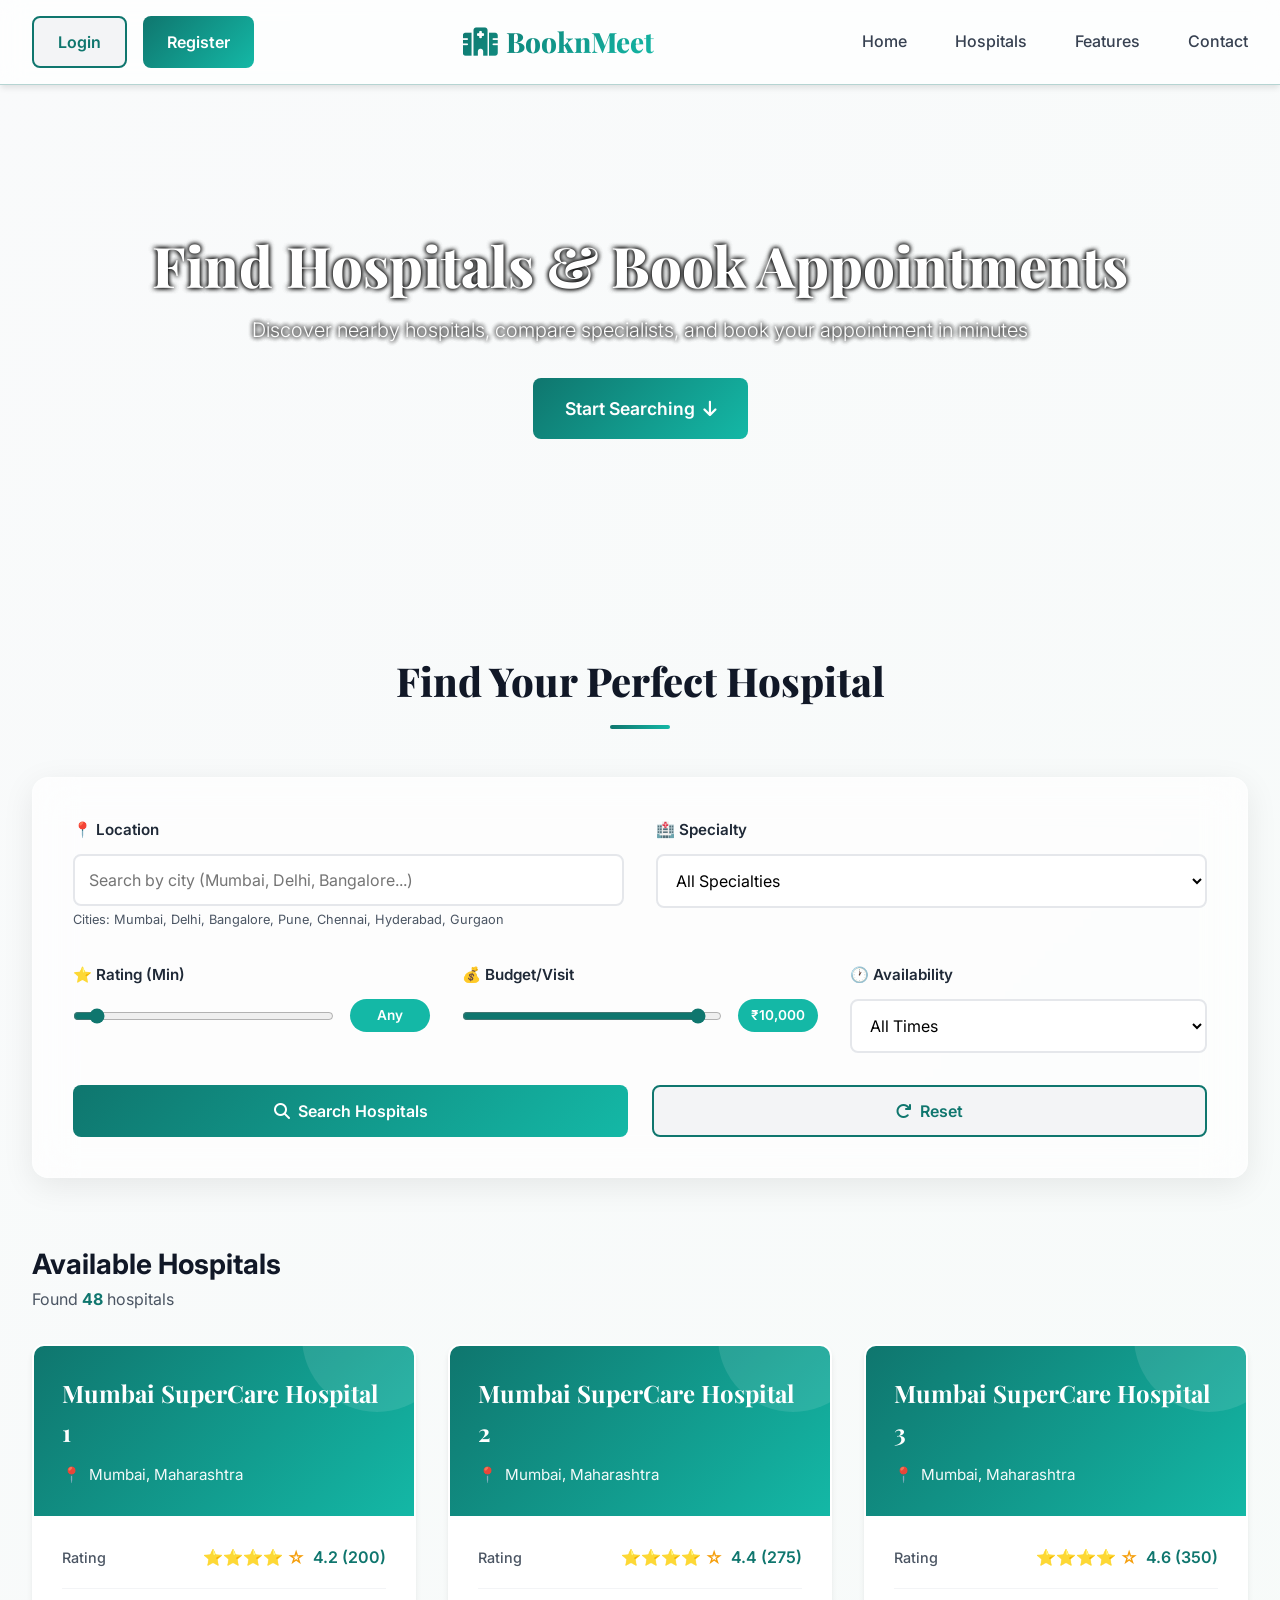
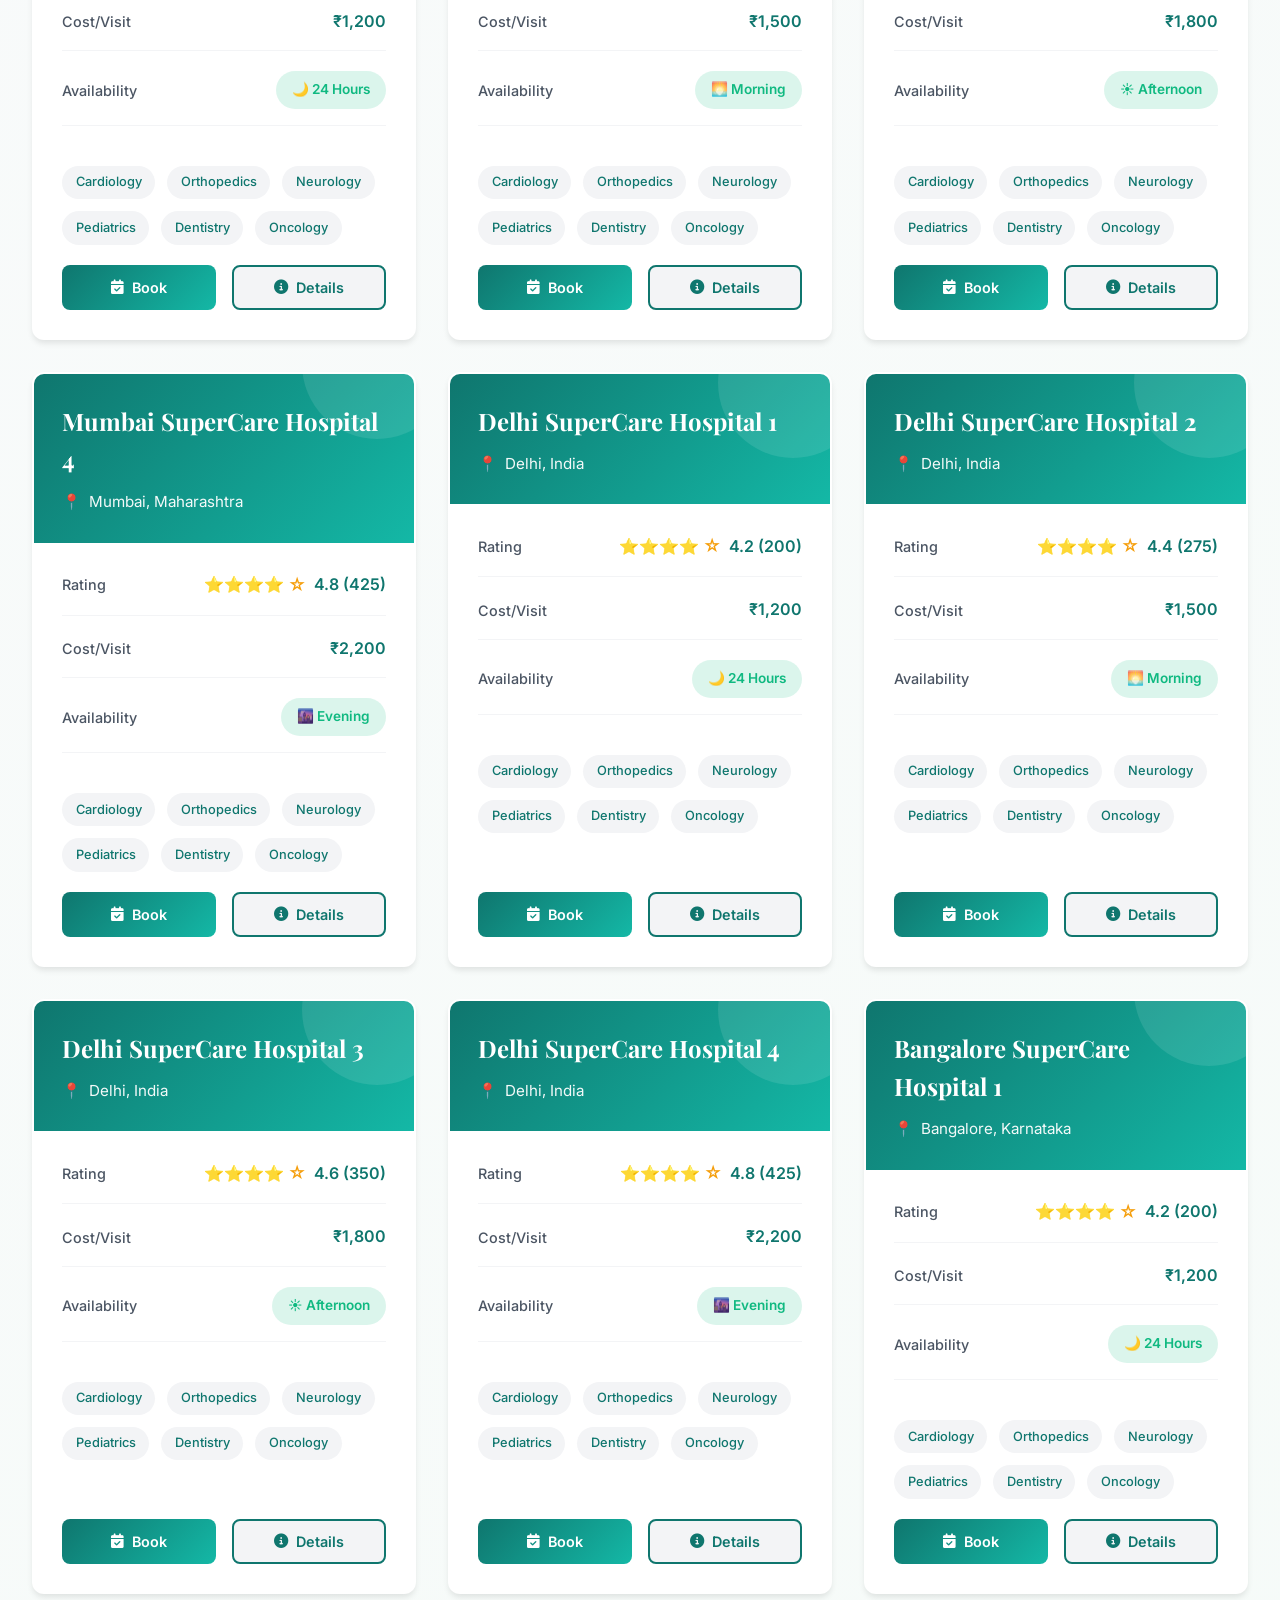
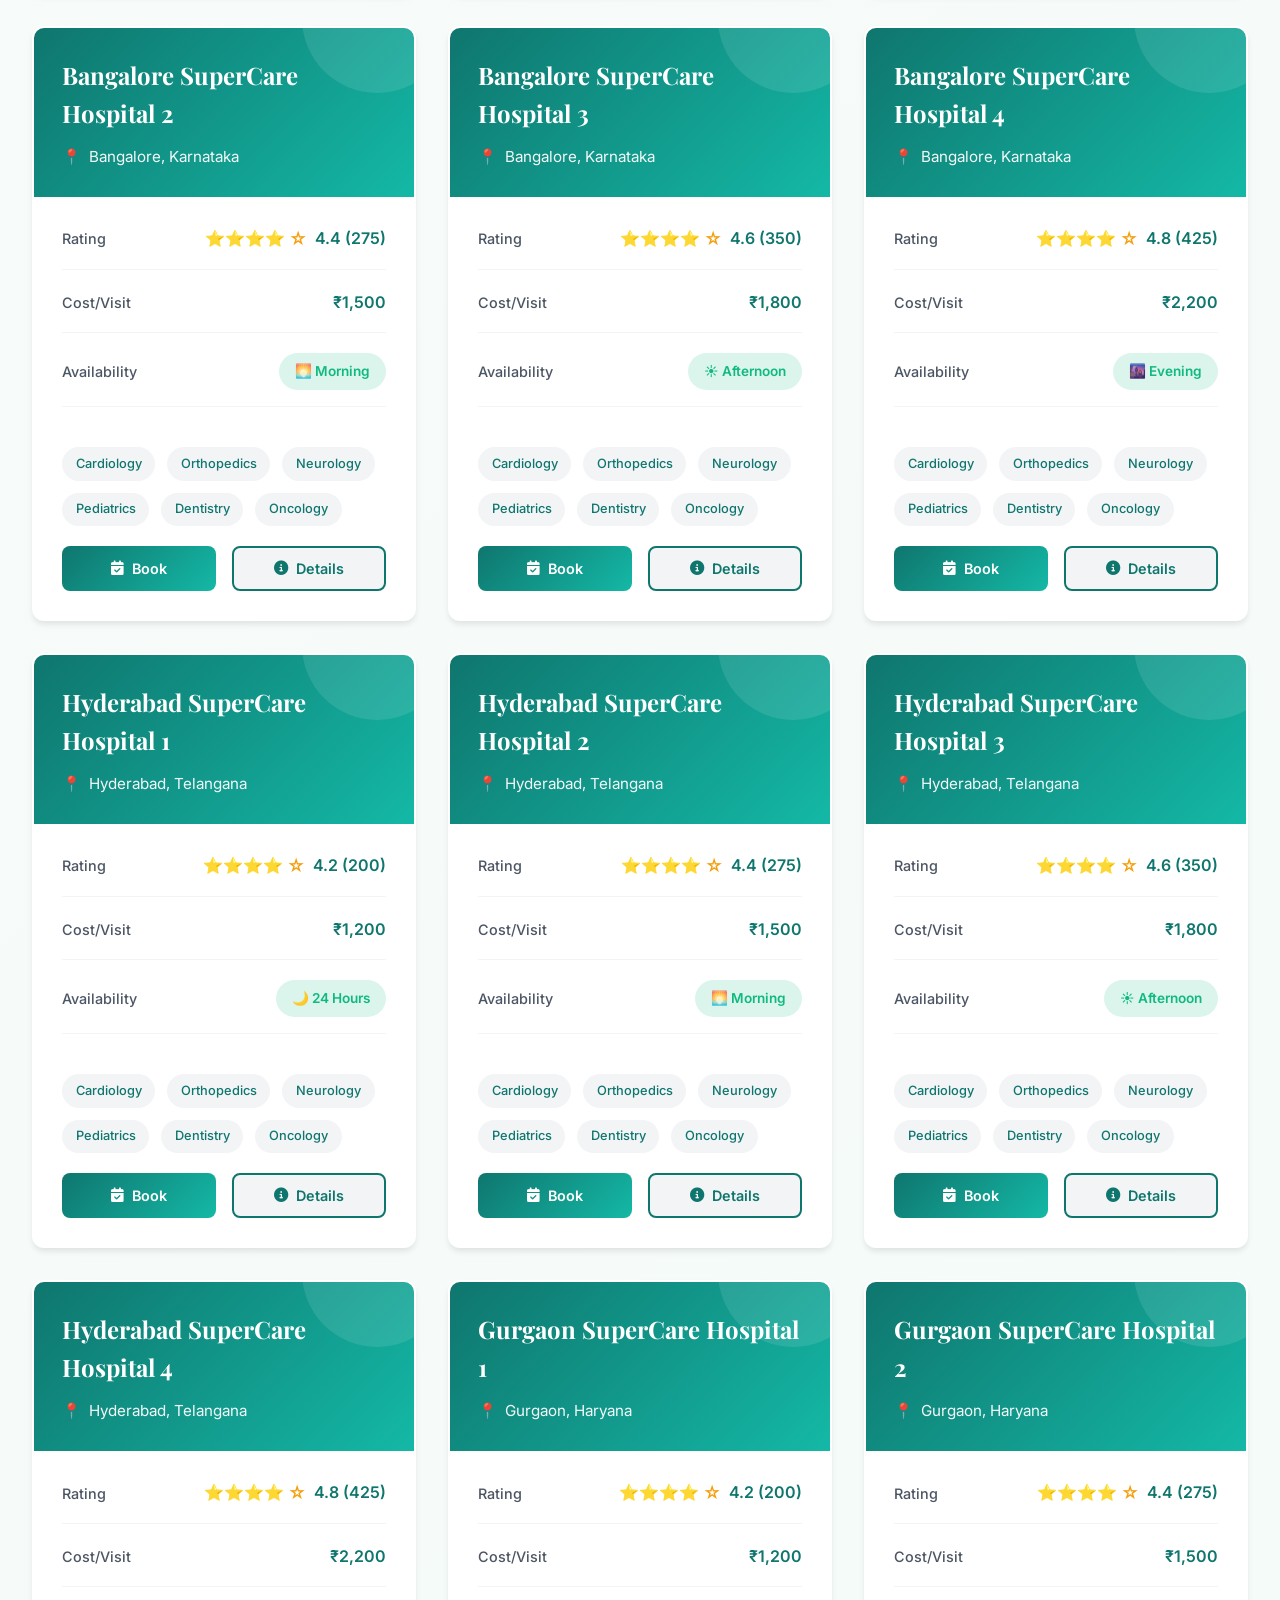
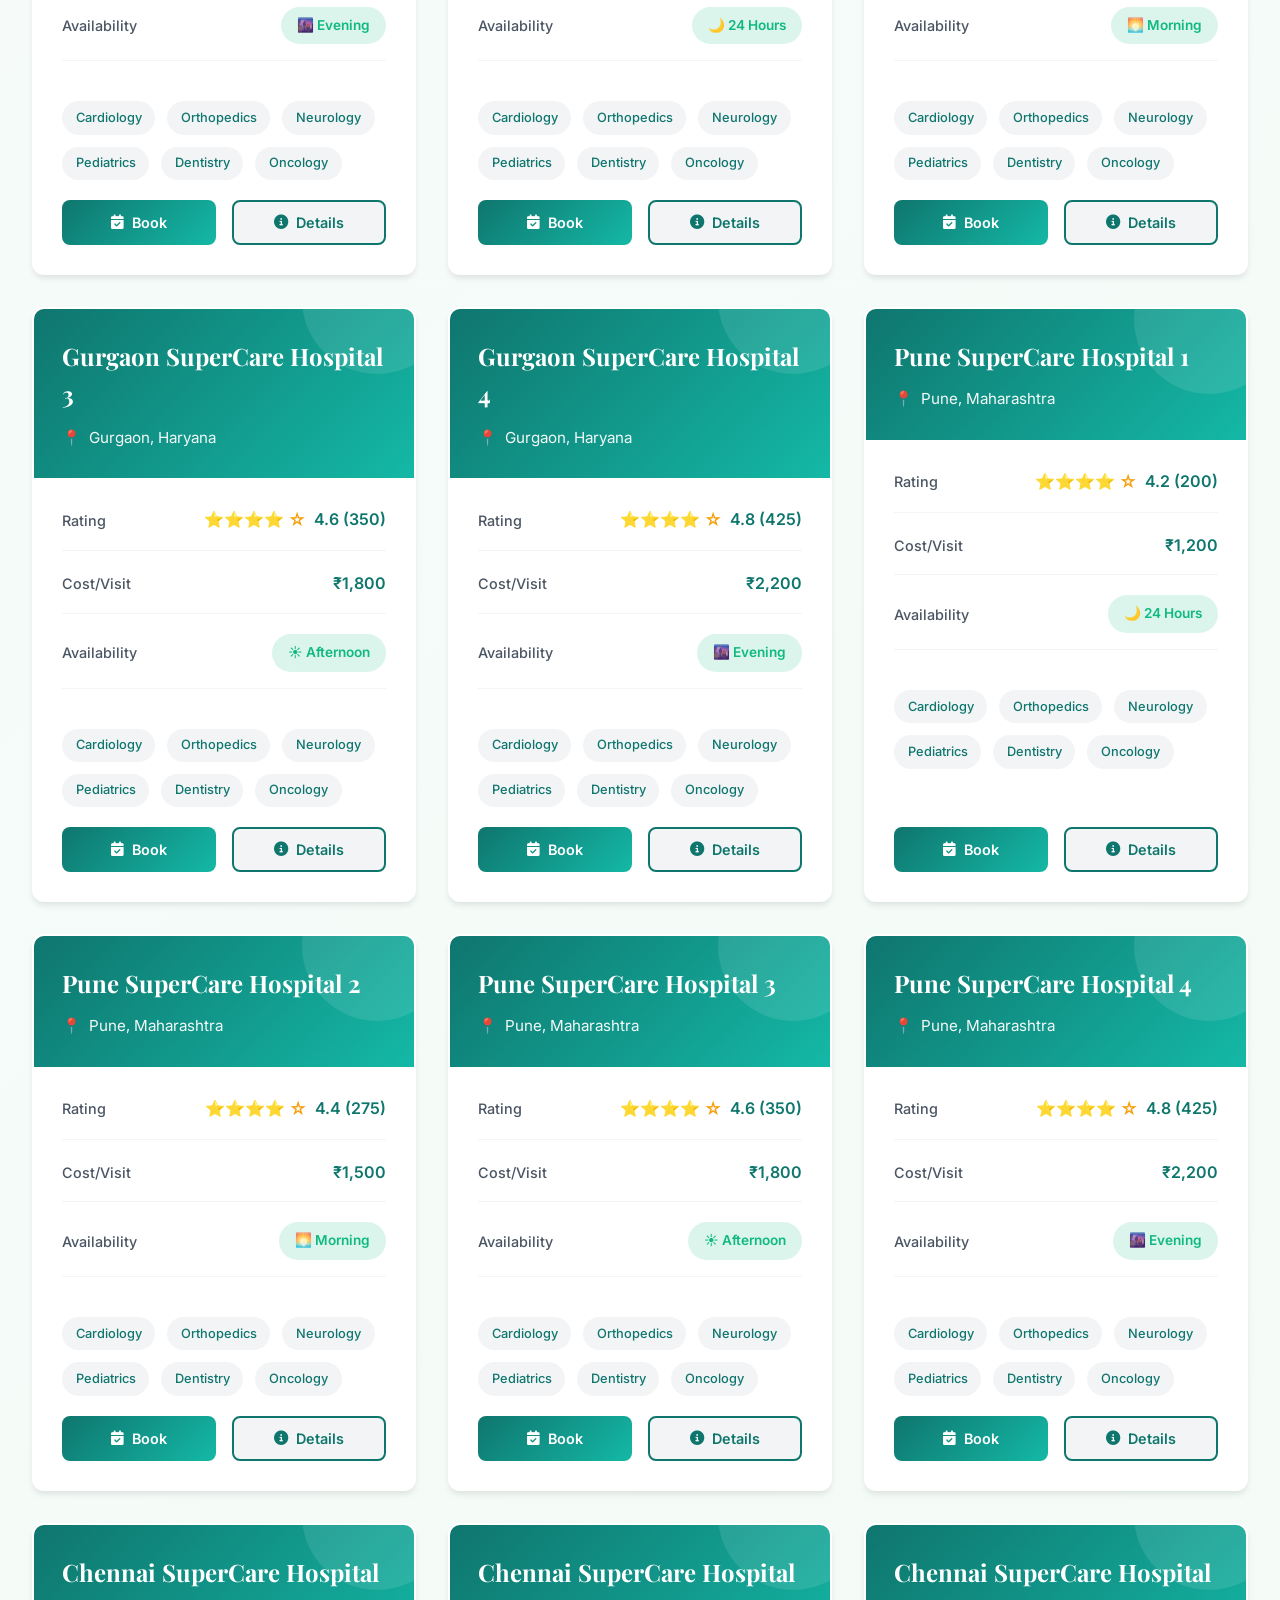
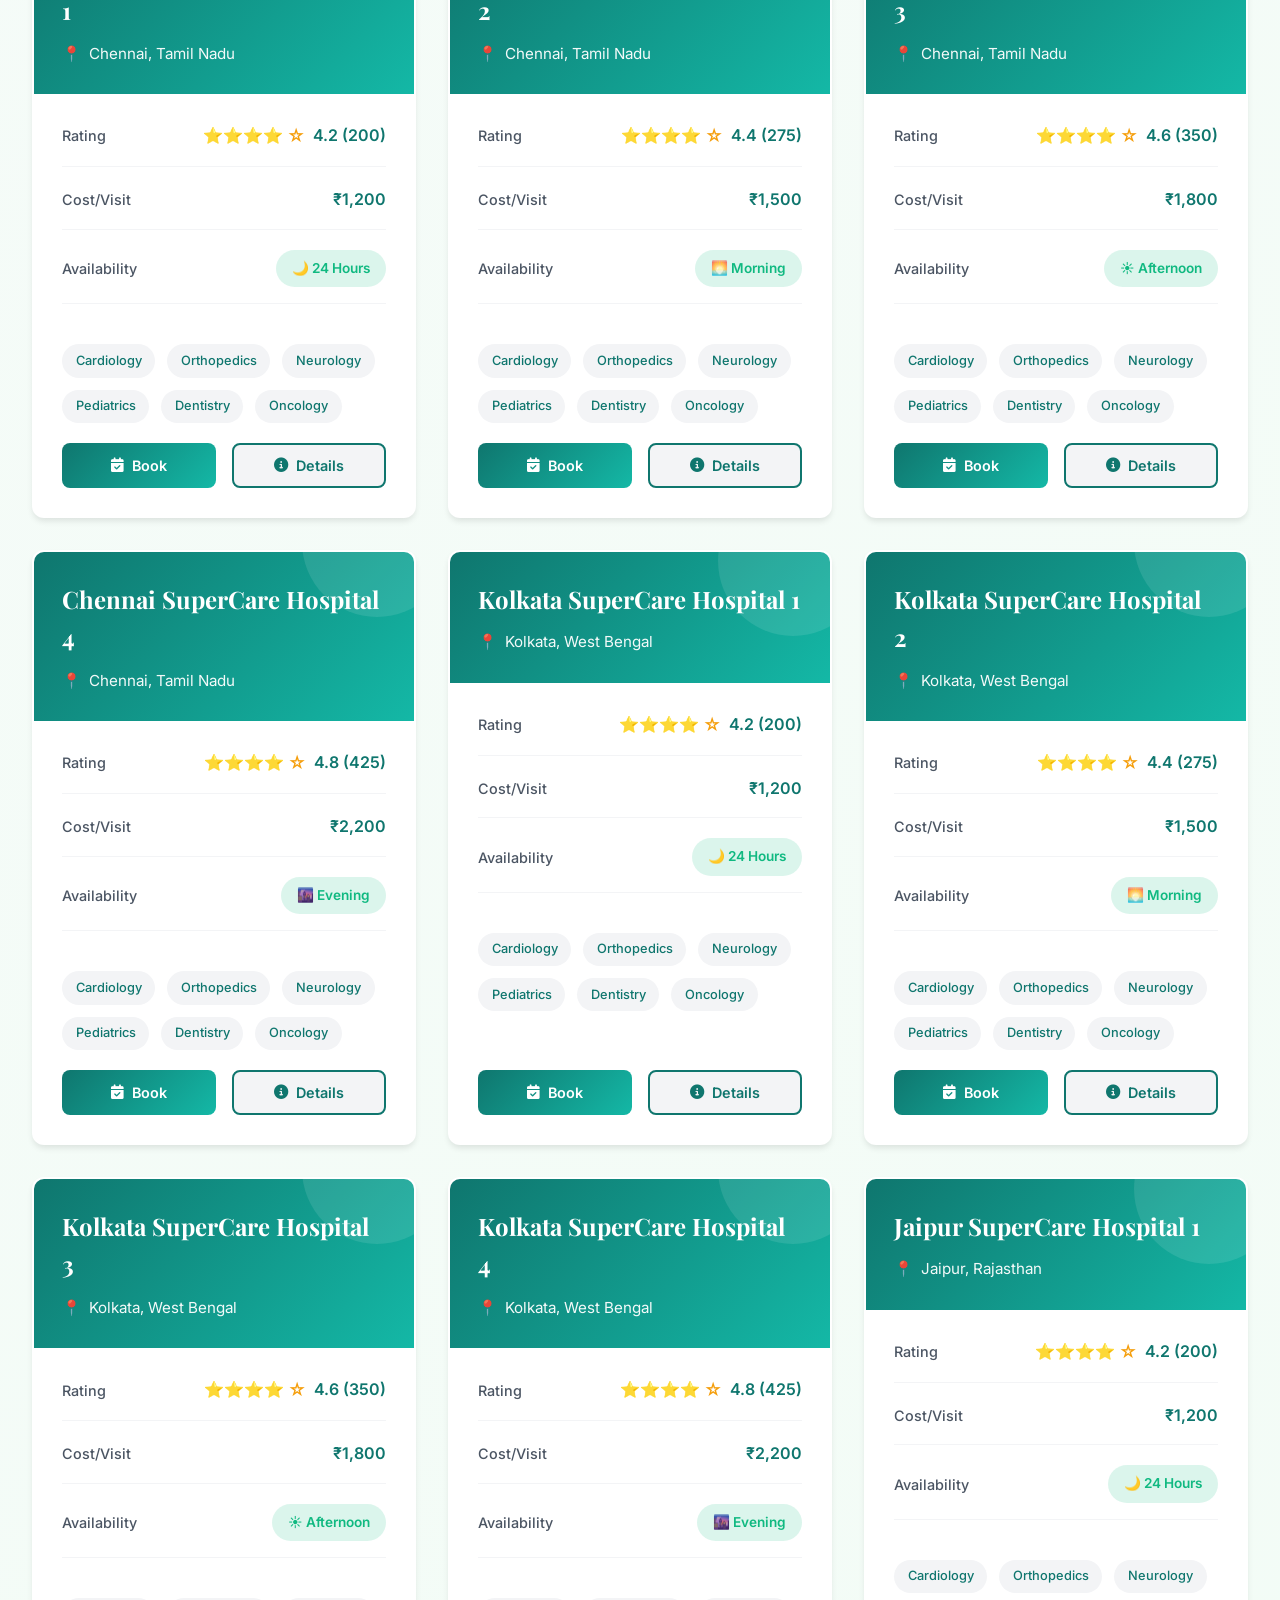
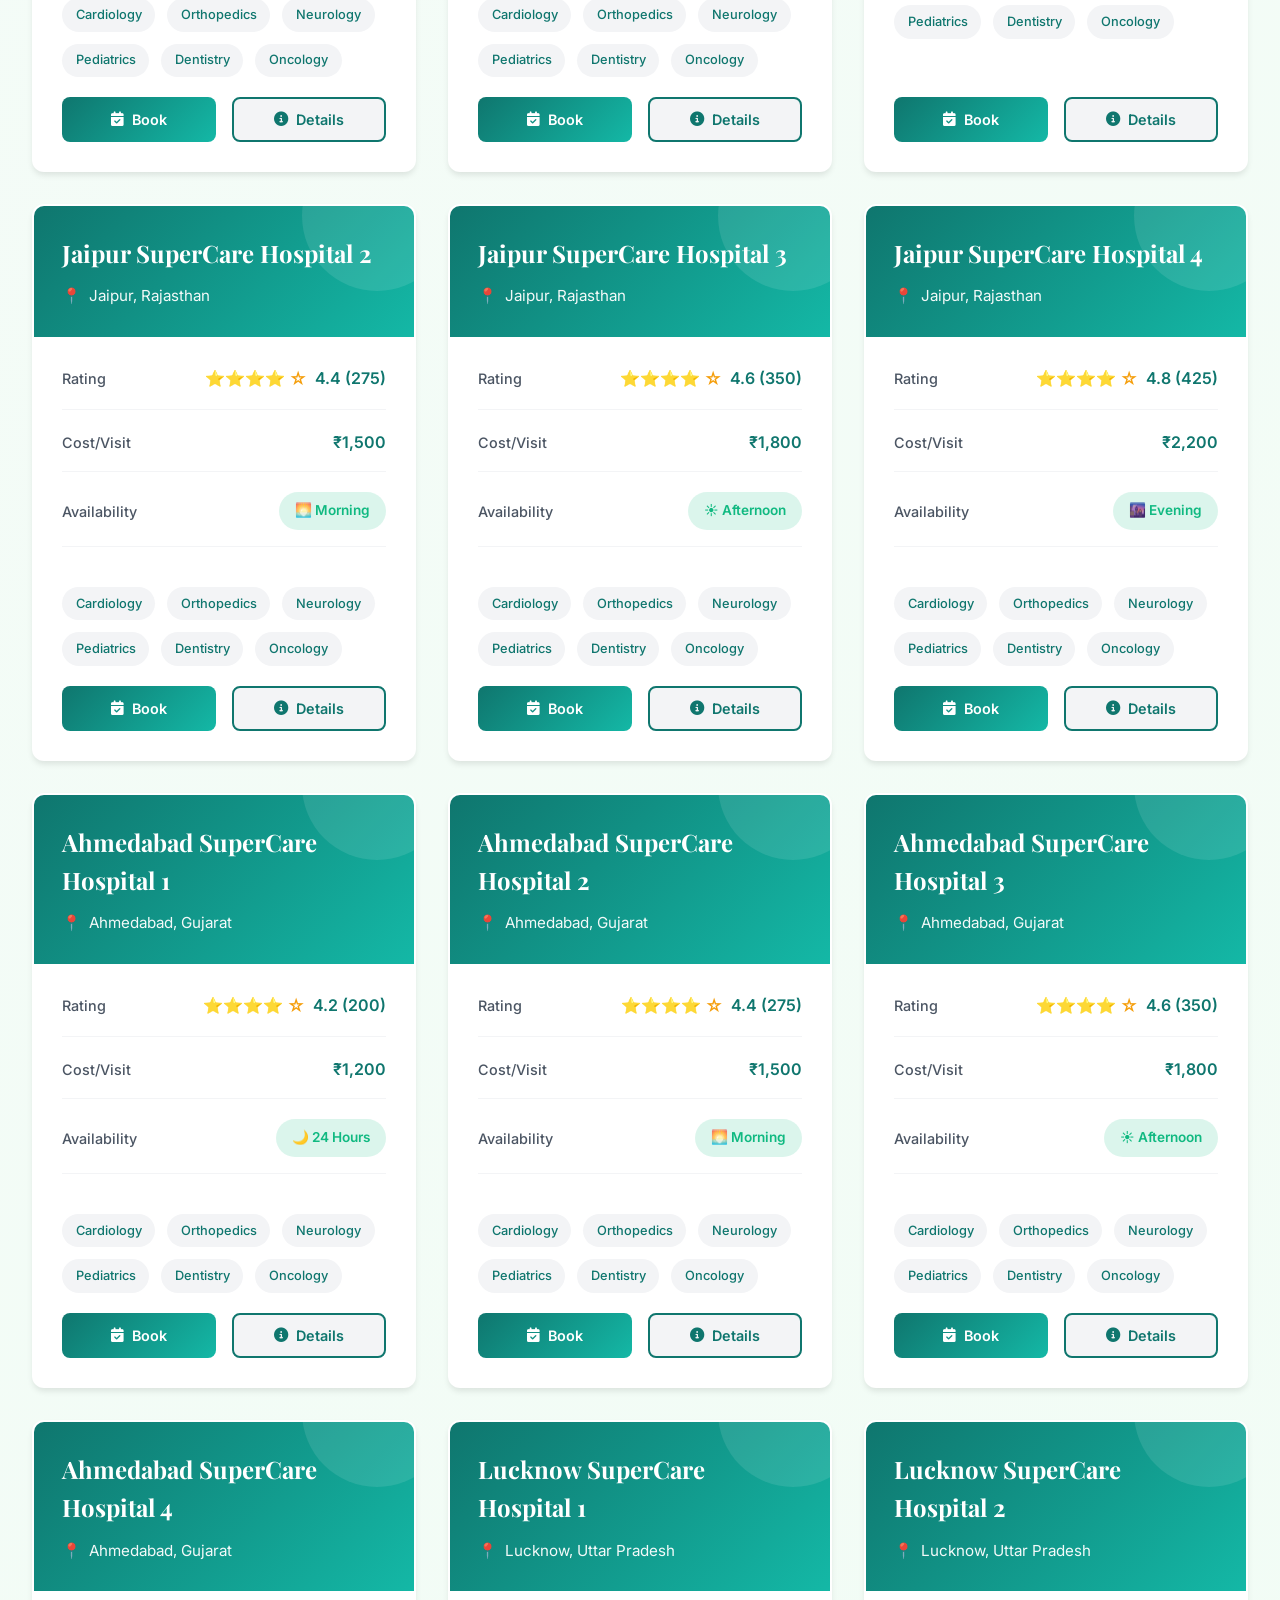
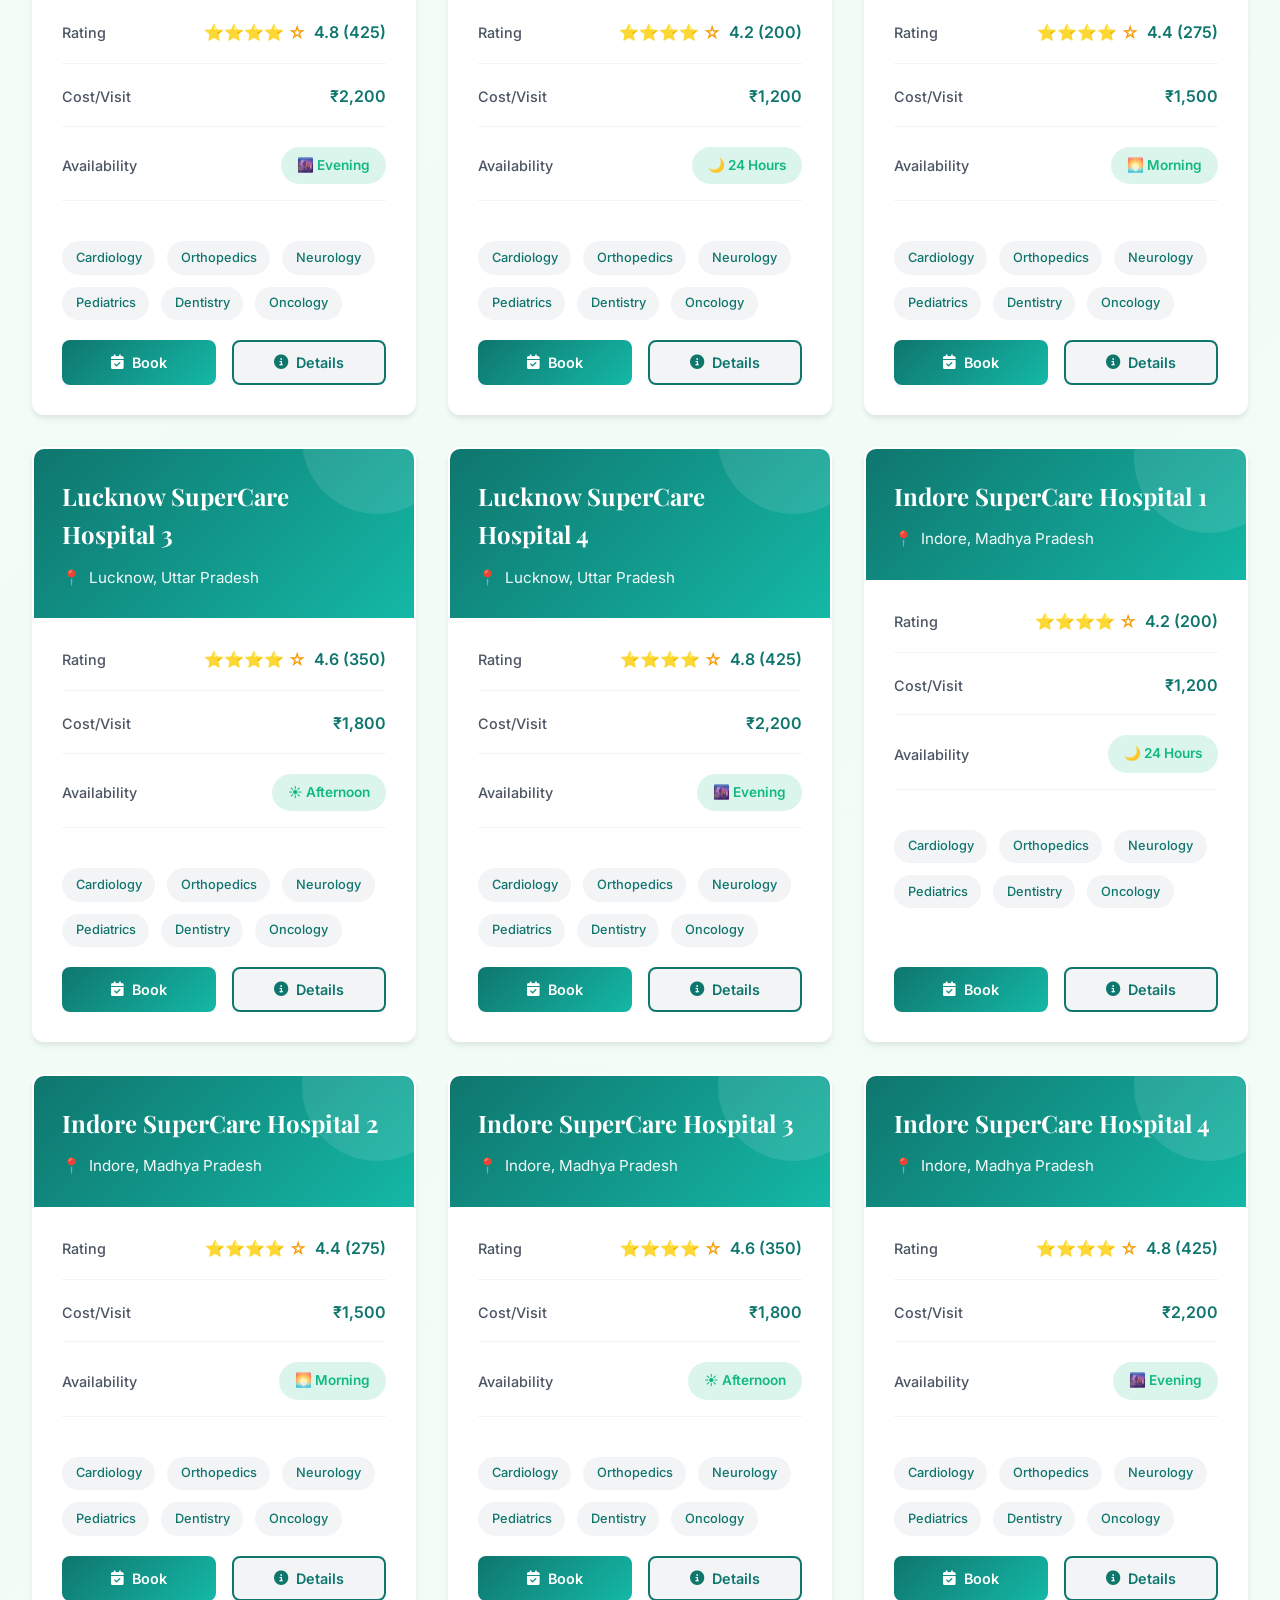
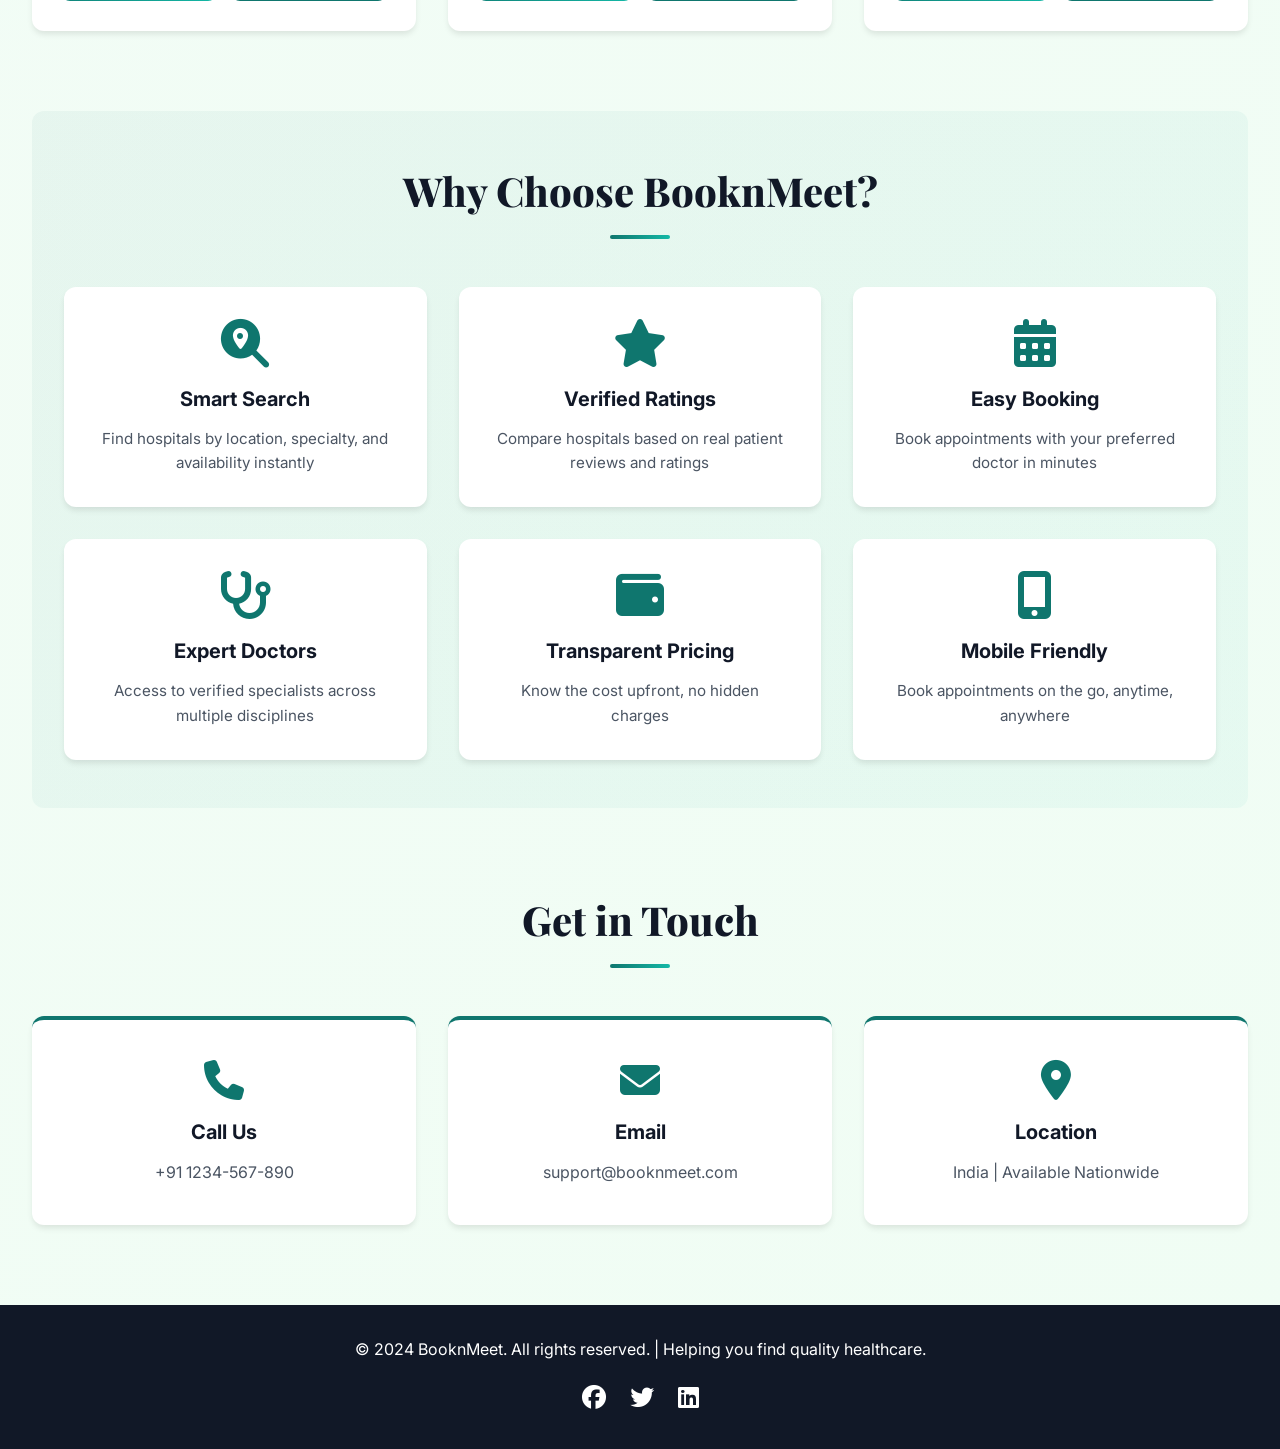
<file: index.html>
<!doctype html>
<html lang="en">
  <head>
    <meta charset="UTF-8" />
    <meta name="viewport" content="width=device-width, initial-scale=1.0" />
    <title>BooknMeet - Hospital & Appointment Finder</title>
    <link
      href="https://fonts.googleapis.com/css2?family=Playfair+Display:wght@700;800&family=Inter:wght@300;400;500;600;700&display=swap"
      rel="stylesheet"
    />
    <link
      rel="stylesheet"
      href="https://cdnjs.cloudflare.com/ajax/libs/font-awesome/6.4.0/css/all.min.css"
    />
    <link rel="stylesheet" href="style.css" />
  </head>
  <body>
    <!-- Navigation -->
    <header class="navbar">
      <nav class="nav-container">
        <div class="auth-buttons">
          <button class="btn btn-secondary" onclick="openAuthModal('login')">
            Login
          </button>
          <button class="btn btn-primary" onclick="openAuthModal('register')">
            Register
          </button>
        </div>
        <div class="logo"><i class="fas fa-hospital"></i> BooknMeet</div>
        <ul class="nav-links">
          <li><a href="#home" class="nav-link">Home</a></li>
          <li><a href="#hospitals" class="nav-link">Hospitals</a></li>
          <li><a href="#features" class="nav-link">Features</a></li>
          <li><a href="#contact" class="nav-link">Contact</a></li>
        </ul>
        <div class="hamburger">
          <span></span>
          <span></span>
          <span></span>
        </div>
      </nav>
    </header>

    <!-- Authentication Modal -->
    <div class="modal" id="auth-modal">
      <div class="modal-content">
        <div class="modal-header">
          <h2 id="auth-title">Register</h2>
          <button class="close-btn" onclick="closeAuthModal()">
            <i class="fas fa-times"></i>
          </button>
        </div>

        <!-- Role Selection -->
        <div class="role-toggle">
          <button
            class="role-btn active"
            onclick="setRole('patient')"
            id="patient-role"
          >
            Patient
          </button>
          <button class="role-btn" onclick="setRole('doctor')" id="doctor-role">
            Doctor
          </button>
        </div>

        <form id="auth-form" onsubmit="submitAuth(event)">
          <div class="form-group">
            <label>Full Name *</label>
            <input type="text" id="auth-name" required />
          </div>

          <div class="form-group">
            <label>Email *</label>
            <input type="email" id="auth-email" required />
          </div>

          <div class="form-group doctor-only" style="display: none">
            <label>Specialty *</label>
            <select id="doctor-specialty">
              <option value="">Select Specialty</option>
              <option>Cardiology</option>
              <option>Orthopedics</option>
              <option>Neurology</option>
              <option>Pediatrics</option>
              <option>Dentistry</option>
              <option>Oncology</option>
            </select>
          </div>

          <div class="form-group">
            <label>Password *</label>
            <input type="password" id="auth-password" required />
          </div>

          <button type="submit" class="btn btn-primary btn-lg">Submit</button>
        </form>

        <p style="margin-top: 1rem; text-align: center">
          Already have an account?
          <span
            style="color: var(--primary); cursor: pointer"
            onclick="toggleAuthMode()"
            >Switch Mode</span
          >
        </p>
      </div>
    </div>

    <!-- Hero Section -->
    <section class="hero" id="home">
      <div class="hero-content">
        <h1>Find Hospitals & Book Appointments</h1>
        <p>
          Discover nearby hospitals, compare specialists, and book your
          appointment in minutes
        </p>
        <button
          class="btn btn-primary btn-lg scroll-btn"
          onclick="
            document
              .querySelector('.search-filters')
              .scrollIntoView({ behavior: 'smooth' })
          "
        >
          Start Searching <i class="fas fa-arrow-down"></i>
        </button>
      </div>
      <!-- <div class="hero-image">
        <i class="fas fa-hospital-user"></i>
      </div> -->
    </section>

    <!-- Main Container -->
    <div class="container">
      <!-- Search & Filter Section -->
      <section class="search-section" id="hospitals">
        <h2 class="section-title">Find Your Perfect Hospital</h2>
        <div class="search-filters">
          <div class="search-row">
            <div class="form-group">
              <label for="location-input">📍 Location</label>
              <input
                type="text"
                id="location-input"
                placeholder="Search by city (Mumbai, Delhi, Bangalore...)"
                autocomplete="off"
              />
              <small class="helper-text"
                >Cities: Mumbai, Delhi, Bangalore, Pune, Chennai, Hyderabad,
                Gurgaon</small
              >
            </div>
            <div class="form-group">
              <label for="specialty-input">🏥 Specialty</label>
              <select id="specialty-input">
                <option value="">All Specialties</option>
                <option value="cardiology">Cardiology</option>
                <option value="orthopedics">Orthopedics</option>
                <option value="neurology">Neurology</option>
                <option value="pediatrics">Pediatrics</option>
                <option value="dentistry">Dentistry</option>
                <option value="oncology">Oncology</option>
              </select>
            </div>
          </div>

          <div class="filter-row">
            <div class="form-group">
              <label for="rating-input">⭐ Rating (Min)</label>
              <div class="slider-container">
                <input
                  type="range"
                  id="rating-input"
                  min="0"
                  max="5"
                  step="0.5"
                  value="0"
                  class="range-slider"
                />
                <span class="range-value" id="rating-value">Any</span>
              </div>
            </div>

            <div class="form-group">
              <label for="budget-input">💰 Budget/Visit</label>
              <div class="slider-container">
                <input
                  type="range"
                  id="budget-input"
                  min="0"
                  max="10000"
                  step="500"
                  value="10000"
                  class="range-slider"
                />
                <span class="range-value" id="budget-value">₹10,000</span>
              </div>
            </div>

            <div class="form-group">
              <label for="availability-input">🕐 Availability</label>
              <select id="availability-input">
                <option value="">All Times</option>
                <option value="morning">🌅 Morning</option>
                <option value="afternoon">☀️ Afternoon</option>
                <option value="evening">🌆 Evening</option>
                <option value="24hours">🌙 24 Hours</option>
              </select>
            </div>
          </div>

          <div class="button-row">
            <button class="btn btn-primary btn-search" id="search-btn">
              <i class="fas fa-search"></i> Search Hospitals
            </button>
            <button class="btn btn-secondary" id="clear-btn">
              <i class="fas fa-redo"></i> Reset
            </button>
          </div>
        </div>
      </section>

      <!-- Results & Stats -->
      <section class="results-section">
        <div class="results-header">
          <div>
            <h3 class="results-title">Available Hospitals</h3>
            <p class="results-count">
              Found <strong id="hospital-count">52</strong> hospitals
            </p>
          </div>
          <div id="active-filters" class="active-filters" style="display: none">
            <span class="filter-chip" id="filters-text"></span>
          </div>
        </div>

        <!-- Success Message -->
        <div class="success-message" id="success-message">
          <i class="fas fa-check-circle"></i> Appointment booked successfully!
          Check your email for confirmation.
        </div>

        <!-- Hospitals Grid -->
        <div class="hospitals-grid" id="hospitals-grid">
          <!-- Hospitals will be dynamically inserted here -->
        </div>

        <!-- Empty State -->
        <div class="empty-state" id="empty-state" style="display: none">
          <div class="empty-state-icon">🔍</div>
          <h3>No hospitals found</h3>
          <p>Try adjusting your search filters or location</p>
          <button class="btn btn-secondary" onclick="resetFilters()">
            Reset Filters
          </button>
        </div>
      </section>

      <!-- Features Section -->
      <section class="features-section" id="features">
        <h2 class="section-title">Why Choose BooknMeet?</h2>
        <div class="features-grid">
          <div class="feature-card">
            <i class="fas fa-search-location"></i>
            <h3>Smart Search</h3>
            <p>
              Find hospitals by location, specialty, and availability instantly
            </p>
          </div>
          <div class="feature-card">
            <i class="fas fa-star"></i>
            <h3>Verified Ratings</h3>
            <p>Compare hospitals based on real patient reviews and ratings</p>
          </div>
          <div class="feature-card">
            <i class="fas fa-calendar-alt"></i>
            <h3>Easy Booking</h3>
            <p>Book appointments with your preferred doctor in minutes</p>
          </div>
          <div class="feature-card">
            <i class="fas fa-stethoscope"></i>
            <h3>Expert Doctors</h3>
            <p>Access to verified specialists across multiple disciplines</p>
          </div>
          <div class="feature-card">
            <i class="fas fa-wallet"></i>
            <h3>Transparent Pricing</h3>
            <p>Know the cost upfront, no hidden charges</p>
          </div>
          <div class="feature-card">
            <i class="fas fa-mobile-alt"></i>
            <h3>Mobile Friendly</h3>
            <p>Book appointments on the go, anytime, anywhere</p>
          </div>
        </div>
      </section>

      <!-- Contact Section -->
      <section class="contact-section" id="contact">
        <h2 class="section-title">Get in Touch</h2>
        <div class="contact-grid">
          <div class="contact-card">
            <i class="fas fa-phone"></i>
            <h3>Call Us</h3>
            <p>+91 1234-567-890</p>
          </div>
          <div class="contact-card">
            <i class="fas fa-envelope"></i>
            <h3>Email</h3>
            <p>support@booknmeet.com</p>
          </div>
          <div class="contact-card">
            <i class="fas fa-map-marker-alt"></i>
            <h3>Location</h3>
            <p>India | Available Nationwide</p>
          </div>
        </div>
      </section>
    </div>

    <!-- Booking Modal -->
    <div class="modal" id="booking-modal">
      <div class="modal-content">
        <div class="modal-header">
          <h2>Book Your Appointment</h2>
          <button class="close-btn" onclick="closeBookingModal()">
            <i class="fas fa-times"></i>
          </button>
        </div>

        <div class="modal-hospital-info" id="modal-hospital-info"></div>

        <form id="booking-form" onsubmit="submitBooking(event)">
          <div class="form-row">
            <div class="form-group">
              <label for="patient-name">Full Name *</label>
              <input
                type="text"
                id="patient-name"
                required
                placeholder="Your name"
              />
            </div>
            <div class="form-group">
              <label for="patient-email">Email *</label>
              <input
                type="email"
                id="patient-email"
                required
                placeholder="your@email.com"
              />
            </div>
          </div>

          <div class="form-row">
            <div class="form-group">
              <label for="patient-phone">Phone *</label>
              <input
                type="tel"
                id="patient-phone"
                required
                placeholder="+91 XXXXX XXXXX"
              />
            </div>
            <div class="form-group">
              <label for="patient-age">Age</label>
              <input
                type="number"
                id="patient-age"
                placeholder="Your age"
                min="1"
                max="120"
              />
            </div>
          </div>

          <div class="form-group">
            <label for="appointment-date">Preferred Date & Time *</label>
            <input type="datetime-local" id="appointment-date" required />
          </div>

          <div class="form-group">
            <label>Select Doctor *</label>
            <div class="doctor-select" id="doctor-select">
              <!-- Doctors will be dynamically inserted here -->
            </div>
          </div>

          <div class="form-group">
            <label for="appointment-reason">Reason for Visit</label>
            <textarea
              id="appointment-reason"
              placeholder="Describe your symptoms or reason for visit"
              rows="3"
            ></textarea>
          </div>

          <button type="submit" class="btn btn-primary btn-lg">
            <i class="fas fa-check"></i> Confirm Appointment
          </button>
        </form>
      </div>
    </div>

    <!-- Footer -->
    <footer class="footer">
      <div class="footer-content">
        <p>
          &copy; 2024 BooknMeet. All rights reserved. | Helping you find quality
          healthcare.
        </p>
        <div class="social-links">
          <a href="#" title="Facebook"><i class="fab fa-facebook"></i></a>
          <a href="#" title="Twitter"><i class="fab fa-twitter"></i></a>
          <a href="#" title="LinkedIn"><i class="fab fa-linkedin"></i></a>
        </div>
      </div>
    </footer>

    <script src="script.js"></script>
  </body>
</html>
</file>
<file: style.css>
* {
  margin: 0;
  padding: 0;
  box-sizing: border-box;
}

:root {
  --primary: #0f766e;
  --primary-light: #14b8a6;
  --primary-dark: #0d5a50;
  --accent: #f59e0b;
  --accent-light: #fbbf24;
  --secondary: #6366f1;
  --success: #10b981;
  --warning: #f59e0b;
  --danger: #ef4444;
  --neutral-50: #f9fafb;
  --neutral-100: #f3f4f6;
  --neutral-200: #e5e7eb;
  --neutral-300: #d1d5db;
  --neutral-600: #4b5563;
  --neutral-700: #374151;
  --neutral-800: #1f2937;
  --neutral-900: #111827;
  --shadow-sm: 0 1px 2px 0 rgb(0 0 0 / 0.05);
  --shadow-md: 0 4px 6px -1px rgb(0 0 0 / 0.1);
  --shadow-lg: 0 10px 15px -3px rgb(0 0 0 / 0.1);
  --shadow-xl: 0 20px 25px -5px rgb(0 0 0 / 0.1);
  --transition: all 0.3s cubic-bezier(0.4, 0, 0.2, 1);
}

html {
  scroll-behavior: smooth;
}

body {
  font-family: "Inter", sans-serif;
  color: var(--neutral-800);
  background: linear-gradient(135deg, #f9fafb 0%, #f0fdf4 100%);
  line-height: 1.6;
}

/* Navigation */
.navbar {
  background: white;
  border-bottom: 2px solid var(--primary);
  padding: 1rem 2rem;
  position: sticky;
  top: 0;
  z-index: 1000;
  box-shadow: var(--shadow-md);
}

.nav-container {
  max-width: 1400px;
  margin: 0 auto;
  display: flex;
  justify-content: space-between;
  align-items: center;
}

.logo {
  font-family: "Playfair Display", serif;
  font-size: 1.75rem;
  font-weight: 800;
  background: linear-gradient(
    135deg,
    var(--primary) 0%,
    var(--primary-light) 100%
  );
  -webkit-background-clip: text;
  -webkit-text-fill-color: transparent;
  background-clip: text;
  display: flex;
  align-items: center;
  gap: 0.5rem;
}

.nav-links {
  display: flex;
  gap: 3rem;
  list-style: none;
}

.nav-link {
  text-decoration: none;
  color: var(--neutral-700);
  font-weight: 500;
  transition: var(--transition);
  position: relative;
}

.nav-link::after {
  content: "";
  position: absolute;
  bottom: -8px;
  left: 0;
  width: 0;
  height: 2px;
  background: var(--primary);
  transition: var(--transition);
}

.nav-link:hover {
  color: var(--primary);
}

.nav-link:hover::after {
  width: 100%;
}

.hamburger {
  display: none;
  flex-direction: column;
  cursor: pointer;
}

.hamburger span {
  width: 25px;
  height: 3px;
  background: var(--primary);
  margin: 5px 0;
  transition: var(--transition);
}

/* Hero Section */
.hero {
  max-width: 100%;
  background: linear-gradient(
    135deg,
    var(--primary) 0%,
    var(--primary-light) 100%
  );
  background: url("https://images.unsplash.com/photo-1586773860418-d37222d8fce3");
  background-position: center;
  background-size: cover;
  padding: 6rem 2rem;
  text-align: center;
  display: flex;
  align-items: center;
  justify-content: center;
  gap: 4rem;
  animation: slideInDown 0.8s ease;
  min-height: 500px;
}

.hero-content {
  flex: 1;
  color: white;
  text-shadow:
    0 0 5px rgba(0, 0, 0, 0.8),
    0 0 5px rgba(0, 0, 0, 0.8),
    0 0 5px rgba(0, 0, 0, 0.8);
}

.hero h1 {
  font-family: "Playfair Display", serif;
  font-size: 3.5rem;
  font-weight: 800;
  margin-bottom: 1rem;
  line-height: 1.2;
}

.hero p {
  font-size: 1.25rem;
  margin-bottom: 2rem;
  opacity: 0.95;
  font-weight: 300;
}

.hero-image {
  flex: 1;
  font-size: 200px;
  opacity: 0.2;
  animation: float 3s ease-in-out infinite;
}

@keyframes float {
  0%,
  100% {
    transform: translateY(0px);
  }
  50% {
    transform: translateY(-20px);
  }
}

/* Container */
.container {
  max-width: 1400px;
  margin: 0 auto;
  padding: 0 2rem;
}

/* Section Titles */
.section-title {
  font-family: "Playfair Display", serif;
  font-size: 2.5rem;
  font-weight: 800;
  text-align: center;
  margin-bottom: 3rem;
  color: var(--neutral-900);
  position: relative;
  padding-bottom: 1rem;
}

.section-title::after {
  content: "";
  position: absolute;
  bottom: 0;
  left: 50%;
  transform: translateX(-50%);
  width: 60px;
  height: 4px;
  background: linear-gradient(90deg, var(--primary), var(--primary-light));
  border-radius: 2px;
}

/* Search Section */
.search-section {
  margin: 4rem 0;
}

.search-filters {
  background: white;
  border-radius: 12px;
  padding: 2.5rem;
  box-shadow: var(--shadow-lg);
  animation: slideInUp 0.8s ease 0.2s backwards;
}

.search-row,
.filter-row {
  display: grid;
  grid-template-columns: repeat(auto-fit, minmax(250px, 1fr));
  gap: 2rem;
  margin-bottom: 2rem;
}

.form-group {
  display: flex;
  flex-direction: column;
}

.form-group label {
  font-weight: 600;
  margin-bottom: 0.75rem;
  color: var(--neutral-800);
  font-size: 0.95rem;
}

.form-group input,
.form-group select,
.form-group textarea {
  padding: 0.875rem;
  border: 2px solid var(--neutral-200);
  border-radius: 8px;
  font-family: "Inter", sans-serif;
  font-size: 1rem;
  transition: var(--transition);
  background: white;
}

.form-group input:focus,
.form-group select:focus,
.form-group textarea:focus {
  outline: none;
  border-color: var(--primary);
  box-shadow: 0 0 0 4px rgba(15, 118, 110, 0.1);
}

.helper-text {
  font-size: 0.8rem;
  color: var(--neutral-600);
  margin-top: 0.25rem;
}

.slider-container {
  display: flex;
  align-items: center;
  gap: 1rem;
}

.range-slider {
  flex: 1;
  height: 6px;
  border-radius: 3px;
  background: var(--neutral-200);
  outline: none;
  accent-color: var(--primary);
}

.range-value {
  min-width: 80px;
  padding: 0.35rem 0.75rem;
  background: var(--primary-light);
  color: white;
  border-radius: 20px;
  font-size: 0.85rem;
  font-weight: 600;
  text-align: center;
}

.button-row {
  display: grid;
  grid-template-columns: 1fr 1fr;
  gap: 1.5rem;
  margin-top: 2rem;
}

/* Buttons */
.btn {
  padding: 0.875rem 1.5rem;
  border: none;
  border-radius: 8px;
  font-family: "Inter", sans-serif;
  font-weight: 600;
  font-size: 1rem;
  cursor: pointer;
  transition: var(--transition);
  text-decoration: none;
  display: inline-flex;
  align-items: center;
  justify-content: center;
  gap: 0.5rem;
}

.btn-primary {
  background: linear-gradient(
    135deg,
    var(--primary) 0%,
    var(--primary-light) 100%
  );
  color: white;
}

.btn-primary:hover {
  transform: translateY(-2px);
  box-shadow: var(--shadow-lg);
}

.btn-primary:active {
  transform: translateY(0);
}

.btn-secondary {
  background: var(--neutral-100);
  color: var(--primary);
  border: 2px solid var(--primary);
}

.btn-secondary:hover {
  background: var(--primary);
  color: white;
}

.btn-lg {
  padding: 1.25rem 2rem;
  font-size: 1.1rem;
}

.btn-search {
  width: 100%;
}

.scroll-btn {
  animation: bounce 2s infinite;
}

@keyframes bounce {
  0%,
  100% {
    transform: translateY(0);
  }
  50% {
    transform: translateY(10px);
  }
}

/* Results Section */
.results-section {
  margin: 4rem 0;
}

.results-header {
  display: flex;
  justify-content: space-between;
  align-items: center;
  margin-bottom: 2rem;
  flex-wrap: wrap;
  gap: 2rem;
}

.results-title {
  font-size: 1.75rem;
  font-weight: 700;
  color: var(--neutral-900);
  margin: 0;
}

.results-count {
  color: var(--neutral-600);
  font-size: 1rem;
}

.results-count strong {
  color: var(--primary);
  font-weight: 700;
}

.active-filters {
  display: flex;
  flex-wrap: wrap;
  gap: 0.75rem;
}

.filter-chip {
  display: inline-flex;
  align-items: center;
  gap: 0.5rem;
  padding: 0.5rem 1rem;
  background: linear-gradient(
    135deg,
    rgba(15, 118, 110, 0.1) 0%,
    rgba(20, 184, 166, 0.1) 100%
  );
  border: 1px solid var(--primary-light);
  border-radius: 20px;
  color: var(--primary);
  font-size: 0.9rem;
  font-weight: 500;
}

/* Success Message */
.success-message {
  display: none;
  background: linear-gradient(135deg, var(--success) 0%, #34d399 100%);
  color: white;
  padding: 1.5rem;
  border-radius: 8px;
  margin-bottom: 2rem;
  animation: slideInDown 0.3s ease;
  font-weight: 500;
}

.success-message.show {
  display: flex;
  align-items: center;
  gap: 0.75rem;
}

/* Hospitals Grid */
.hospitals-grid {
  display: grid;
  grid-template-columns: repeat(auto-fill, minmax(360px, 1fr));
  gap: 2rem;
  margin-bottom: 3rem;
}

.hospital-card {
  background: white;
  border-radius: 12px;
  overflow: hidden;
  box-shadow: var(--shadow-md);
  transition: var(--transition);
  border: 2px solid transparent;
  display: flex;
  flex-direction: column;
}

.hospital-card:hover {
  transform: translateY(-8px);
  box-shadow: var(--shadow-xl);
  border-color: var(--primary-light);
}

.hospital-header {
  background: linear-gradient(
    135deg,
    var(--primary) 0%,
    var(--primary-light) 100%
  );
  padding: 1.75rem;
  color: white;
  position: relative;
  overflow: hidden;
}

.hospital-header::before {
  content: "";
  position: absolute;
  top: -50%;
  right: -10%;
  width: 150px;
  height: 150px;
  background: rgba(255, 255, 255, 0.1);
  border-radius: 50%;
}

.hospital-name {
  font-family: "Playfair Display", serif;
  font-size: 1.5rem;
  margin-bottom: 0.75rem;
  position: relative;
  z-index: 1;
}

.hospital-location {
  display: flex;
  gap: 0.5rem;
  align-items: center;
  font-size: 0.95rem;
  opacity: 0.95;
  position: relative;
  z-index: 1;
}

.hospital-content {
  padding: 1.75rem;
  flex: 1;
  display: flex;
  flex-direction: column;
}

.info-row {
  display: flex;
  justify-content: space-between;
  align-items: center;
  margin-bottom: 1.25rem;
  padding-bottom: 1rem;
  border-bottom: 1px solid var(--neutral-100);
}

.info-row:last-of-type {
  border-bottom: none;
  margin-bottom: 0;
}

.info-label {
  color: var(--neutral-600);
  font-size: 0.9rem;
  font-weight: 500;
}

.info-value {
  font-weight: 600;
  color: var(--primary);
  display: flex;
  align-items: center;
  gap: 0.5rem;
}

.rating {
  display: flex;
  align-items: center;
  gap: 0.25rem;
}

.star {
  color: var(--accent);
  font-size: 1.1rem;
}

.availability-badge {
  display: inline-block;
  padding: 0.5rem 1rem;
  border-radius: 20px;
  font-size: 0.85rem;
  font-weight: 600;
}

.available {
  background: rgba(16, 185, 129, 0.15);
  color: var(--success);
}

.limited {
  background: rgba(245, 158, 11, 0.15);
  color: var(--warning);
}

.unavailable {
  background: rgba(239, 68, 68, 0.15);
  color: var(--danger);
}

.specialties-list {
  display: flex;
  flex-wrap: wrap;
  gap: 0.75rem;
  margin: 1.25rem 0;
}

.specialty-tag {
  background: var(--neutral-100);
  color: var(--primary);
  padding: 0.4rem 0.85rem;
  border-radius: 20px;
  font-size: 0.8rem;
  font-weight: 500;
}

.button-group {
  display: grid;
  grid-template-columns: 1fr 1fr;
  gap: 1rem;
  margin-top: auto;
}

.btn-book {
  background: linear-gradient(
    135deg,
    var(--primary) 0%,
    var(--primary-light) 100%
  );
  color: white;
  padding: 0.75rem 1rem;
  font-size: 0.9rem;
}

.btn-details {
  background: var(--neutral-100);
  color: var(--primary);
  border: 2px solid var(--primary);
  padding: 0.75rem 1rem;
  font-size: 0.9rem;
}

.btn-details:hover {
  background: var(--primary);
  color: white;
}

/* Empty State */
.empty-state {
  text-align: center;
  padding: 4rem 2rem;
  background: white;
  border-radius: 12px;
  box-shadow: var(--shadow-md);
}

.empty-state-icon {
  font-size: 4rem;
  margin-bottom: 1.5rem;
  opacity: 0.6;
}

.empty-state h3 {
  font-size: 1.75rem;
  margin-bottom: 0.75rem;
  color: var(--neutral-900);
  font-weight: 700;
}

.empty-state p {
  color: var(--neutral-600);
  margin-bottom: 2rem;
  font-size: 1.05rem;
}

/* Features Section */
.features-section {
  margin: 5rem 0;
  padding: 3rem 2rem;
  background: linear-gradient(
    135deg,
    rgba(15, 118, 110, 0.05) 0%,
    rgba(20, 184, 166, 0.05) 100%
  );
  border-radius: 12px;
}

.features-grid {
  display: grid;
  grid-template-columns: repeat(auto-fit, minmax(280px, 1fr));
  gap: 2rem;
  margin-top: 2rem;
}

.feature-card {
  background: white;
  padding: 2rem;
  border-radius: 12px;
  text-align: center;
  box-shadow: var(--shadow-md);
  transition: var(--transition);
}

.feature-card:hover {
  transform: translateY(-8px);
  box-shadow: var(--shadow-lg);
}

.feature-card i {
  font-size: 3rem;
  color: var(--primary);
  margin-bottom: 1rem;
}

.feature-card h3 {
  font-size: 1.25rem;
  margin-bottom: 0.75rem;
  color: var(--neutral-900);
  font-weight: 700;
}

.feature-card p {
  color: var(--neutral-600);
  font-size: 0.95rem;
}

/* Contact Section */
.contact-section {
  margin: 5rem 0;
}

.contact-grid {
  display: grid;
  grid-template-columns: repeat(auto-fit, minmax(250px, 1fr));
  gap: 2rem;
  margin-top: 2rem;
}

.contact-card {
  background: white;
  padding: 2.5rem;
  border-radius: 12px;
  text-align: center;
  box-shadow: var(--shadow-md);
  border-top: 4px solid var(--primary);
}

.contact-card i {
  font-size: 2.5rem;
  color: var(--primary);
  margin-bottom: 1rem;
}

.contact-card h3 {
  font-size: 1.25rem;
  margin-bottom: 0.75rem;
  color: var(--neutral-900);
  font-weight: 700;
}

.contact-card p {
  color: var(--neutral-600);
  font-size: 1rem;
}

/* Modal */
.modal {
  display: none;
  position: fixed;
  top: 0;
  left: 0;
  width: 100%;
  height: 100%;
  background: rgba(0, 0, 0, 0.6);
  z-index: 2000;
  align-items: center;
  justify-content: center;
  animation: fadeIn 0.3s ease;
  overflow-y: auto;
  padding: 2rem;
}

.modal.show {
  display: flex;
}

.modal-content {
  background: white;
  border-radius: 12px;
  padding: 2.5rem;
  max-width: 550px;
  width: 100%;
  max-height: 90vh;
  overflow-y: auto;
  box-shadow: var(--shadow-xl);
  animation: slideInUp 0.3s ease;
}

.modal-header {
  display: flex;
  justify-content: space-between;
  align-items: center;
  margin-bottom: 1.5rem;
  border-bottom: 2px solid var(--neutral-100);
  padding-bottom: 1rem;
}

.modal-header h2 {
  font-family: "Playfair Display", serif;
  font-size: 1.75rem;
  color: var(--neutral-900);
  margin: 0;
}

.close-btn {
  background: none;
  border: none;
  font-size: 1.5rem;
  cursor: pointer;
  color: var(--neutral-400);
  transition: var(--transition);
  display: flex;
  align-items: center;
  justify-content: center;
  width: 40px;
  height: 40px;
}

.close-btn:hover {
  color: var(--neutral-800);
  background: var(--neutral-100);
  border-radius: 50%;
}

.modal-hospital-info {
  background: linear-gradient(
    135deg,
    var(--primary) 0%,
    var(--primary-light) 100%
  );
  color: white;
  padding: 1.5rem;
  border-radius: 8px;
  margin-bottom: 2rem;
  font-weight: 500;
}

.form-row {
  display: grid;
  grid-template-columns: 1fr 1fr;
  gap: 1.5rem;
}

.form-row .form-group {
  margin-bottom: 1.5rem;
}

.form-group textarea {
  resize: vertical;
  font-family: "Inter", sans-serif;
}

.doctor-select {
  display: grid;
  grid-template-columns: 1fr;
  gap: 1rem;
  margin: 1rem 0;
}

.doctor-option {
  padding: 1.25rem;
  border: 2px solid var(--neutral-200);
  border-radius: 8px;
  cursor: pointer;
  transition: var(--transition);
  background: white;
}

.doctor-option:hover {
  border-color: var(--primary);
  background: rgba(15, 118, 110, 0.05);
}

.doctor-option.selected {
  border-color: var(--primary);
  background: rgba(15, 118, 110, 0.1);
  box-shadow: 0 0 0 3px rgba(15, 118, 110, 0.1);
}

.doctor-name {
  font-weight: 700;
  color: var(--neutral-900);
  margin-bottom: 0.25rem;
}

.doctor-specialty {
  font-size: 0.9rem;
  color: var(--primary);
  margin-bottom: 0.5rem;
  font-weight: 500;
}

.doctor-availability {
  font-size: 0.85rem;
  color: var(--neutral-600);
}

/* Footer */
.footer {
  background: var(--neutral-900);
  color: white;
  padding: 2rem;
  text-align: center;
  margin-top: 5rem;
}

.footer-content {
  max-width: 1400px;
  margin: 0 auto;
}

.social-links {
  margin-top: 1rem;
  display: flex;
  justify-content: center;
  gap: 1.5rem;
}

.social-links a {
  color: white;
  font-size: 1.5rem;
  transition: var(--transition);
}

.social-links a:hover {
  color: var(--primary-light);
  transform: translateY(-3px);
}

/* Animations */
@keyframes slideInDown {
  from {
    opacity: 0;
    transform: translateY(-30px);
  }
  to {
    opacity: 1;
    transform: translateY(0);
  }
}

@keyframes slideInUp {
  from {
    opacity: 0;
    transform: translateY(30px);
  }
  to {
    opacity: 1;
    transform: translateY(0);
  }
}

@keyframes fadeIn {
  from {
    opacity: 0;
  }
  to {
    opacity: 1;
  }
}

/* Responsive Design */
@media (max-width: 1024px) {
  .hero {
    flex-direction: column;
    padding: 4rem 2rem;
    text-align: center;
  }

  .hero-image {
    font-size: 150px;
  }

  .search-row,
  .filter-row {
    grid-template-columns: 1fr;
  }

  .button-row {
    grid-template-columns: 1fr;
  }
}

@media (max-width: 768px) {
  .logo {
    font-size: 1.5rem;
  }

  .nav-links {
    display: none;
  }

  .hamburger {
    display: flex;
  }

  .hero h1 {
    font-size: 2rem;
  }

  .hero p {
    font-size: 1rem;
  }

  .section-title {
    font-size: 2rem;
  }

  .hospitals-grid {
    grid-template-columns: 1fr;
  }

  .results-header {
    flex-direction: column;
    align-items: flex-start;
  }

  .search-filters {
    padding: 1.5rem;
  }

  .modal-content {
    padding: 1.5rem;
  }

  .form-row {
    grid-template-columns: 1fr;
  }

  .button-group {
    grid-template-columns: 1fr;
  }

  .modal {
    padding: 1rem;
  }

  .features-grid,
  .contact-grid {
    grid-template-columns: 1fr;
  }
}

@media (max-width: 480px) {
  .nav-container {
    padding: 0;
  }

  .hero {
    padding: 3rem 1rem;
    min-height: auto;
  }

  .hero h1 {
    font-size: 1.75rem;
  }

  .section-title {
    font-size: 1.5rem;
  }

  .container {
    padding: 0 1rem;
  }

  .hospitals-grid {
    grid-template-columns: 1fr;
    gap: 1.5rem;
  }

  .search-filters {
    padding: 1rem;
  }
}

/* Scrollbar */
::-webkit-scrollbar {
  width: 10px;
}

::-webkit-scrollbar-track {
  background: var(--neutral-100);
}

::-webkit-scrollbar-thumb {
  background: var(--primary);
  border-radius: 5px;
}

::-webkit-scrollbar-thumb:hover {
  background: var(--primary-dark);
}

/* Utility Classes */
.visible {
  animation: slideInUp 0.8s ease;
}

/* Loading State */
.loading {
  opacity: 0.6;
  pointer-events: none;
}

.navbar {
  background: rgba(255, 255, 255, 0.7);
  backdrop-filter: blur(12px);
  -webkit-backdrop-filter: blur(12px);
  border-bottom: 1px solid rgba(15, 118, 110, 0.3);
  padding: 1rem 2rem;
  position: sticky;
  top: 0;
  z-index: 1000;
  box-shadow: var(--shadow-md);
}
.search-filters {
  background: rgba(255, 255, 255, 0.65);
  backdrop-filter: blur(20px);
  -webkit-backdrop-filter: blur(20px);
  border: 1px solid rgba(255, 255, 255, 0.3);
  border-radius: 16px;
  padding: 2.5rem;
  box-shadow: 0 8px 32px rgba(0, 0, 0, 0.08);
}
.modal {
  display: none;
  position: fixed;
  top: 0;
  left: 0;
  width: 100%;
  height: 100%;
  background: rgba(0, 0, 0, 0.4);
  backdrop-filter: blur(8px);
  -webkit-backdrop-filter: blur(8px);
  z-index: 2000;
  align-items: center;
  justify-content: center;
  animation: fadeIn 0.3s ease;
  overflow-y: auto;
  padding: 2rem;
}
.auth-buttons {
  display: flex;
  gap: 1rem;
}

.role-toggle {
  display: flex;
  gap: 1rem;
  margin-bottom: 1.5rem;
}

.role-btn {
  flex: 1;
  padding: 0.75rem;
  border: 2px solid var(--primary);
  background: white;
  border-radius: 8px;
  cursor: pointer;
  font-weight: 600;
}

.role-btn.active {
  background: var(--primary);
  color: white;
}
.glass-border {
  position: relative;
  border-radius: 16px;
  overflow: hidden;
}

.glass-border::before {
  content: "";
  position: absolute;
  inset: -2px;
  border-radius: inherit;
  background: linear-gradient(
    135deg,
    rgba(20, 184, 166, 0.6),
    rgba(99, 102, 241, 0.4),
    rgba(245, 158, 11, 0.4)
  );
  filter: blur(18px);
  z-index: -1;
}
</file>
